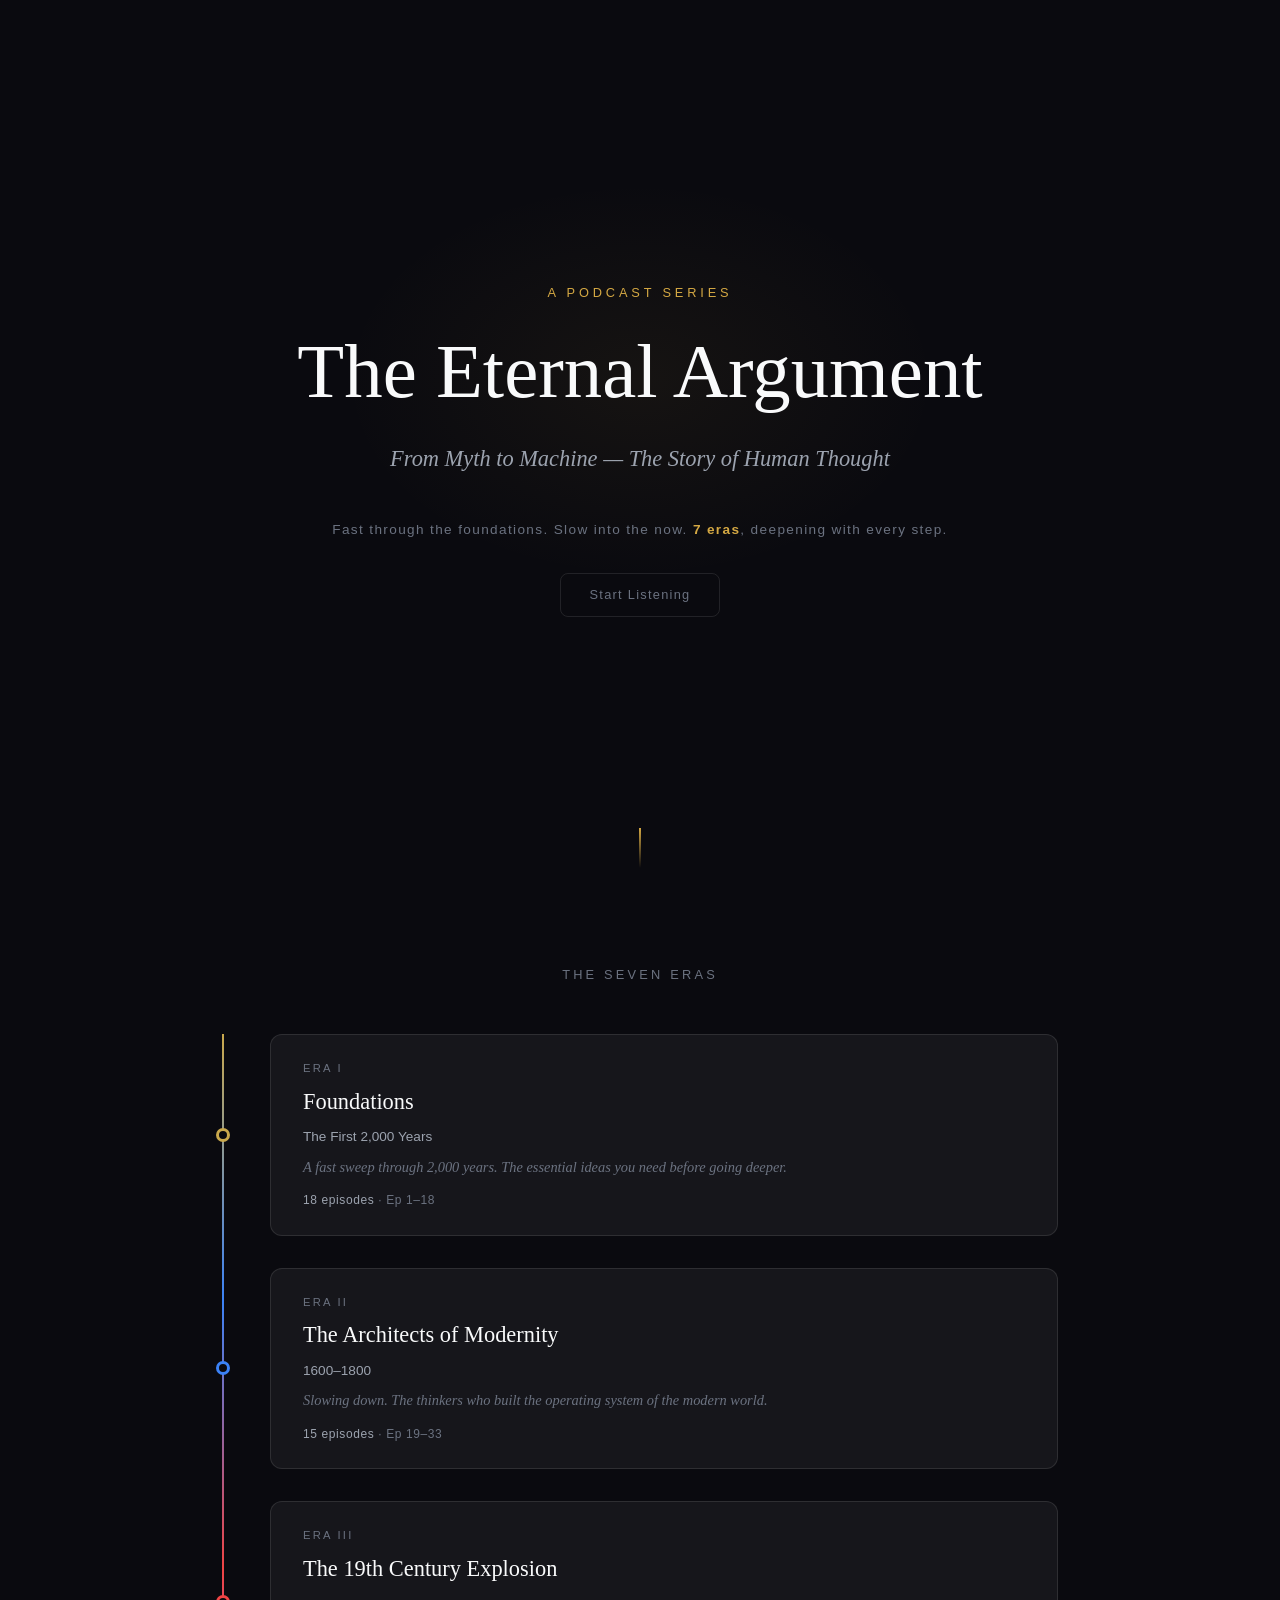
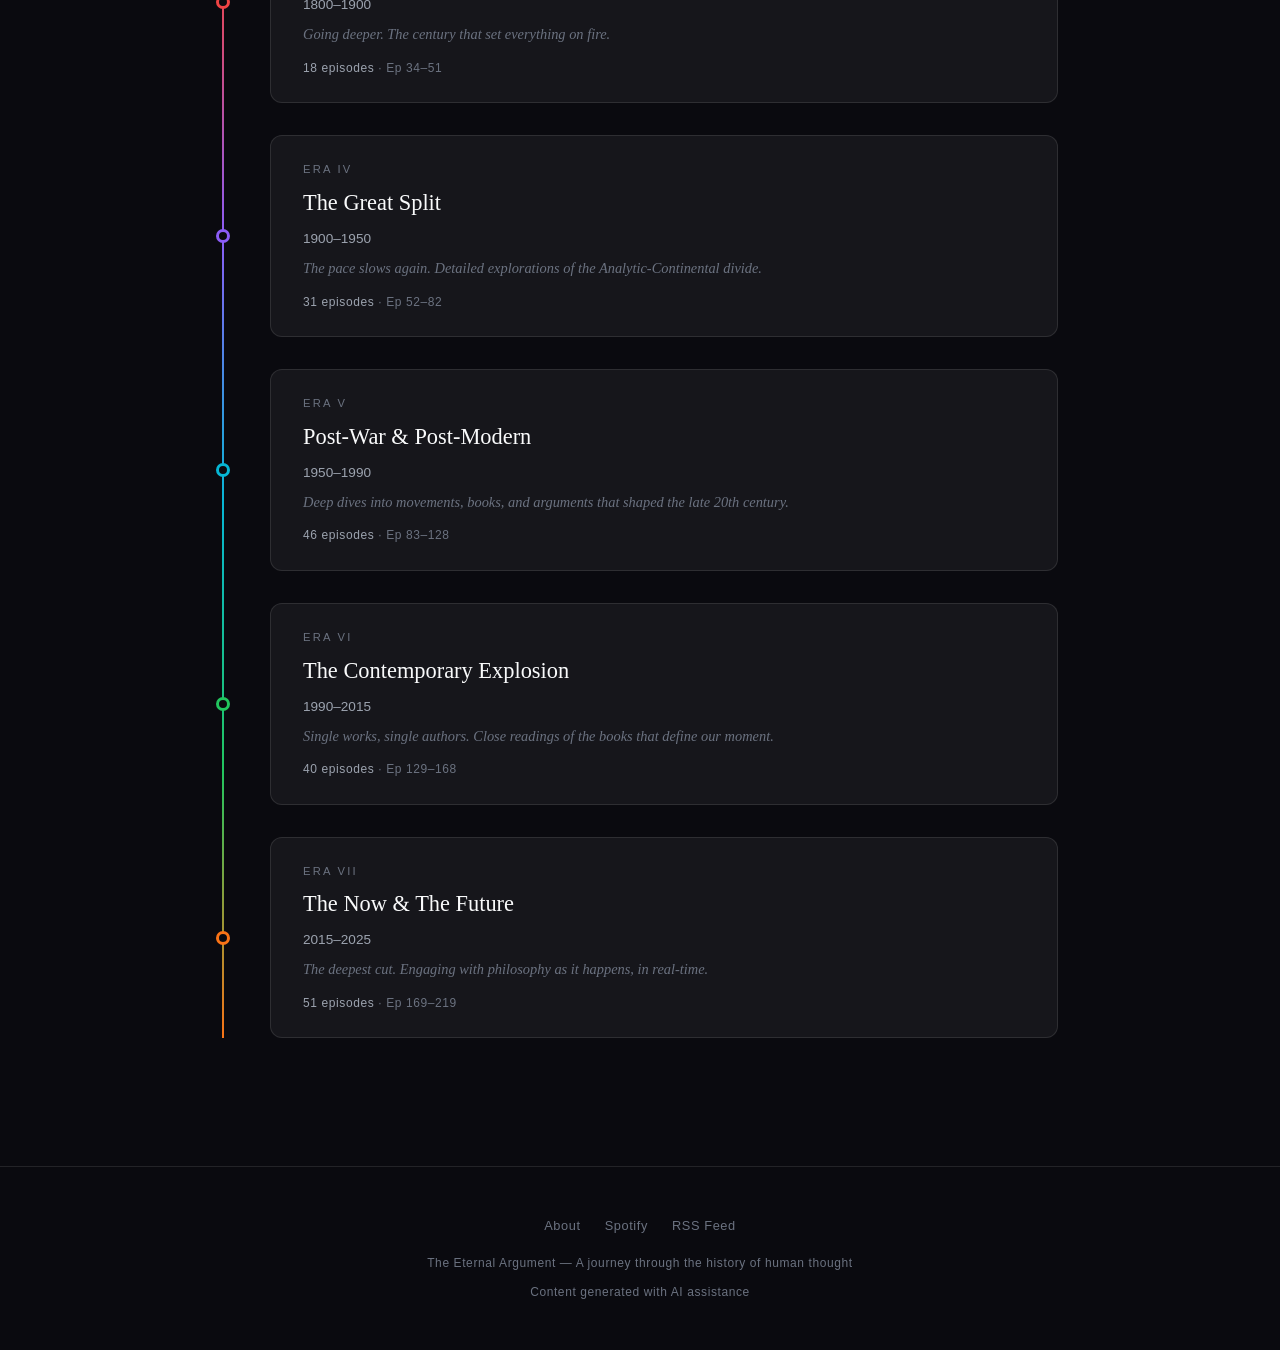
<file: index.html>
<!DOCTYPE html>
<html lang="en">
<head>
    <meta charset="UTF-8">
    <meta name="viewport" content="width=device-width, initial-scale=1.0">
    <title>The Eternal Argument</title>
    <meta name="description" content="A podcast journey through the history of human thought. From the Pre-Socratics to AI, across 7 eras of philosophy.">
    <meta property="og:title" content="The Eternal Argument">
    <meta property="og:description" content="From Myth to Machine — The Story of Human Thought. A podcast series spanning 7 eras of philosophical history.">
    <meta property="og:type" content="website">
    <meta property="og:url" content="https://theeternalargument.org">
    <meta name="twitter:card" content="summary">
    <meta name="twitter:title" content="The Eternal Argument">
    <meta name="twitter:description" content="From Myth to Machine — The Story of Human Thought. A podcast series spanning 7 eras of philosophical history.">
    <link rel="icon" href="assets/favicon.svg" type="image/svg+xml">
    <link rel="alternate" type="application/rss+xml" title="The Eternal Argument" href="feed.xml">
    <link rel="stylesheet" href="styles.css">
</head>
<body data-page="landing">

    <!-- Top Bar (appears on scroll) -->
    <nav class="top-bar">
        <a href="index.html" class="site-title">The Eternal Argument</a>
        <div class="search-container">
            <span class="search-icon">&#x1F50D;</span>
            <input type="text" class="search-input" placeholder="Search episodes...">
            <div class="search-results"></div>
        </div>
    </nav>

    <!-- Hero -->
    <section class="hero">
        <div class="hero-content">
            <div class="hero-label">A Podcast Series</div>
            <h1>The Eternal Argument</h1>
            <p class="tagline">From Myth to Machine &mdash; The Story of Human Thought</p>
            <p class="episode-count">Fast through the foundations. Slow into the now. <span>7 eras</span>, deepening with every step.</p>
            <a href="episode.html?ep=1" class="cta-button">Start Listening</a>
        </div>
        <div class="scroll-indicator"></div>
    </section>

    <!-- Era Timeline -->
    <section class="eras-section">
        <div class="section-heading">The Seven Eras</div>
        <div class="era-timeline" id="era-timeline">
            <!-- Rendered by script.js -->
        </div>
    </section>

    <footer class="site-footer">
        <div class="footer-links">
            <a href="about.html">About</a>
            <a href="https://open.spotify.com/show/3qQfOkDq8JKTqL4s1WO6hy" target="_blank" rel="noopener">Spotify</a>
            <a href="feed.xml">RSS Feed</a>
        </div>
        <div>The Eternal Argument &mdash; A journey through the history of human thought</div>
        <div>Content generated with AI assistance</div>
    </footer>

    <script src="script.js"></script>
</body>
</html>
</file>
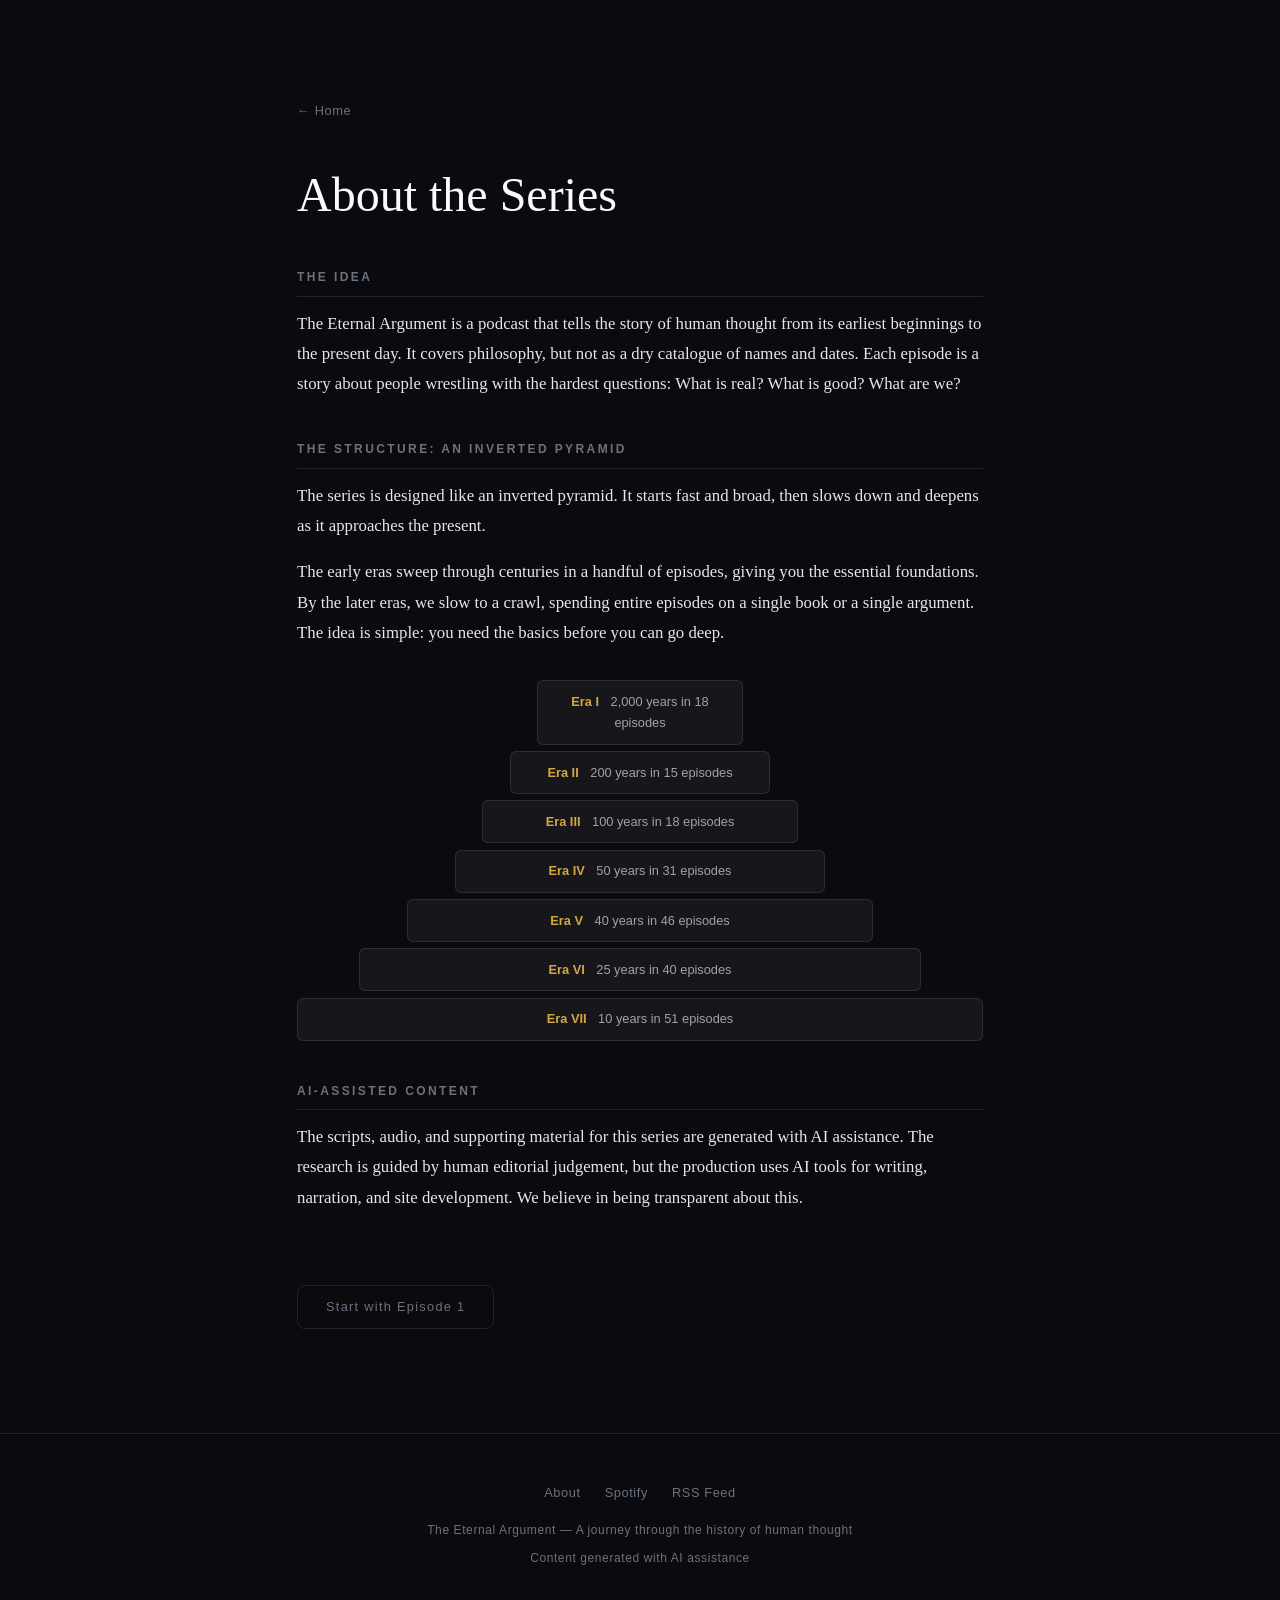
<file: about.html>
<!DOCTYPE html>
<html lang="en">
<head>
    <meta charset="UTF-8">
    <meta name="viewport" content="width=device-width, initial-scale=1.0">
    <title>About — The Eternal Argument</title>
    <meta name="description" content="About The Eternal Argument podcast — a journey through the history of human thought, structured as an inverted pyramid.">
    <meta property="og:title" content="About — The Eternal Argument">
    <meta property="og:description" content="About The Eternal Argument podcast — from myth to machine.">
    <meta property="og:type" content="website">
    <meta name="twitter:card" content="summary">
    <link rel="icon" href="assets/favicon.svg" type="image/svg+xml">
    <link rel="alternate" type="application/rss+xml" title="The Eternal Argument" href="feed.xml">
    <link rel="stylesheet" href="styles.css">
</head>
<body data-page="about">

    <!-- Top Bar -->
    <nav class="top-bar visible">
        <a href="index.html" class="site-title">The Eternal Argument</a>
        <div class="search-container">
            <span class="search-icon">&#x1F50D;</span>
            <input type="text" class="search-input" placeholder="Search episodes...">
            <div class="search-results"></div>
        </div>
    </nav>

    <div class="about-page">
        <header class="about-header">
            <a href="index.html" class="back-link">&larr; Home</a>
            <h1>About the Series</h1>
        </header>

        <main class="about-body">
            <section class="about-section">
                <h2>The Idea</h2>
                <p>The Eternal Argument is a podcast that tells the story of human thought from its earliest beginnings to the present day. It covers philosophy, but not as a dry catalogue of names and dates. Each episode is a story about people wrestling with the hardest questions: What is real? What is good? What are we?</p>
            </section>

            <section class="about-section">
                <h2>The Structure: An Inverted Pyramid</h2>
                <p>The series is designed like an inverted pyramid. It starts fast and broad, then slows down and deepens as it approaches the present.</p>
                <p>The early eras sweep through centuries in a handful of episodes, giving you the essential foundations. By the later eras, we slow to a crawl, spending entire episodes on a single book or a single argument. The idea is simple: you need the basics before you can go deep.</p>
                <div class="pyramid">
                    <div class="pyramid-row" style="--width: 30%"><span>Era I</span> 2,000 years in 18 episodes</div>
                    <div class="pyramid-row" style="--width: 38%"><span>Era II</span> 200 years in 15 episodes</div>
                    <div class="pyramid-row" style="--width: 46%"><span>Era III</span> 100 years in 18 episodes</div>
                    <div class="pyramid-row" style="--width: 54%"><span>Era IV</span> 50 years in 31 episodes</div>
                    <div class="pyramid-row" style="--width: 68%"><span>Era V</span> 40 years in 46 episodes</div>
                    <div class="pyramid-row" style="--width: 82%"><span>Era VI</span> 25 years in 40 episodes</div>
                    <div class="pyramid-row" style="--width: 100%"><span>Era VII</span> 10 years in 51 episodes</div>
                </div>
            </section>

            <section class="about-section">
                <h2>AI-Assisted Content</h2>
                <p>The scripts, audio, and supporting material for this series are generated with AI assistance. The research is guided by human editorial judgement, but the production uses AI tools for writing, narration, and site development. We believe in being transparent about this.</p>
            </section>

            <section class="about-section">
                <a href="episode.html?ep=1" class="cta-button">Start with Episode 1</a>
            </section>
        </main>
    </div>

    <footer class="site-footer">
        <div class="footer-links">
            <a href="about.html">About</a>
            <a href="https://open.spotify.com/show/3qQfOkDq8JKTqL4s1WO6hy" target="_blank" rel="noopener">Spotify</a>
            <a href="feed.xml">RSS Feed</a>
        </div>
        <div>The Eternal Argument &mdash; A journey through the history of human thought</div>
        <div>Content generated with AI assistance</div>
    </footer>

    <script src="script.js"></script>
</body>
</html>
</file>
<file: styles.css>
/* ============================================
   The Eternal Argument — Global Styles
   Dark/Cinematic Theme
   ============================================ */

/* --- Reset & Base --- */
*, *::before, *::after {
    margin: 0;
    padding: 0;
    box-sizing: border-box;
}

:root {
    --bg-deep: #0a0a0f;
    --bg-card: rgba(255, 255, 255, 0.05);
    --bg-card-hover: rgba(255, 255, 255, 0.08);
    --border-subtle: rgba(255, 255, 255, 0.1);
    --border-hover: rgba(255, 255, 255, 0.2);
    --text-primary: #f9fafb;
    --text-body: #e5e7eb;
    --text-muted: #9ca3af;
    --text-dim: #6b7280;
    --accent-gold: #d4a843;
    --era-1: #c9a84c;
    --era-2: #3b82f6;
    --era-3: #ef4444;
    --era-4: #8b5cf6;
    --era-5: #06b6d4;
    --era-6: #22c55e;
    --era-7: #f97316;
}

html {
    scroll-behavior: smooth;
}

body {
    font-family: 'Georgia', 'Times New Roman', serif;
    line-height: 1.7;
    color: var(--text-body);
    background: var(--bg-deep);
    min-height: 100vh;
}

a {
    color: var(--accent-gold);
    text-decoration: none;
    transition: color 0.3s ease;
}

a:hover {
    color: #e8c05a;
}

/* --- Progress Bar --- */
.progress-bar {
    position: fixed;
    top: 0;
    left: 0;
    width: 0%;
    height: 3px;
    background: linear-gradient(90deg, var(--accent-gold), #e8c05a);
    z-index: 1001;
    transition: width 0.15s ease;
}

/* --- Navigation / Search Bar --- */
.top-bar {
    position: fixed;
    top: 0;
    left: 0;
    right: 0;
    z-index: 100;
    padding: 1rem 2rem;
    display: flex;
    align-items: center;
    justify-content: space-between;
    background: rgba(10, 10, 15, 0.85);
    backdrop-filter: blur(20px);
    border-bottom: 1px solid var(--border-subtle);
    transform: translateY(-100%);
    transition: transform 0.3s ease;
}

.top-bar.visible {
    transform: translateY(0);
}

.top-bar .site-title {
    font-family: -apple-system, BlinkMacSystemFont, 'Segoe UI', sans-serif;
    font-size: 0.9rem;
    font-weight: 600;
    color: var(--accent-gold);
    letter-spacing: 0.05em;
    text-transform: uppercase;
}

.search-container {
    position: relative;
}

.search-input {
    padding: 0.5rem 1rem 0.5rem 2.5rem;
    border: 1px solid var(--border-subtle);
    border-radius: 8px;
    background: rgba(255, 255, 255, 0.05);
    color: var(--text-body);
    font-family: -apple-system, BlinkMacSystemFont, 'Segoe UI', sans-serif;
    font-size: 0.85rem;
    width: 250px;
    transition: all 0.3s ease;
    outline: none;
}

.search-input::placeholder {
    color: var(--text-dim);
}

.search-input:focus {
    border-color: var(--accent-gold);
    background: rgba(255, 255, 255, 0.08);
    width: 300px;
}

.search-icon {
    position: absolute;
    left: 0.75rem;
    top: 50%;
    transform: translateY(-50%);
    color: var(--text-dim);
    font-size: 0.85rem;
}

.search-results {
    position: absolute;
    top: calc(100% + 0.5rem);
    right: 0;
    width: 400px;
    max-height: 400px;
    overflow-y: auto;
    background: rgba(17, 24, 39, 0.98);
    border: 1px solid var(--border-subtle);
    border-radius: 12px;
    display: none;
    z-index: 200;
}

.search-results.active {
    display: block;
}

.search-result-item {
    padding: 0.75rem 1rem;
    border-bottom: 1px solid var(--border-subtle);
    cursor: pointer;
    transition: background 0.2s ease;
}

.search-result-item:last-child {
    border-bottom: none;
}

.search-result-item:hover {
    background: rgba(255, 255, 255, 0.05);
}

.search-result-item .ep-number {
    font-family: -apple-system, BlinkMacSystemFont, 'Segoe UI', sans-serif;
    font-size: 0.75rem;
    color: var(--text-dim);
    text-transform: uppercase;
    letter-spacing: 0.05em;
}

.search-result-item .ep-title {
    color: var(--text-primary);
    font-size: 0.9rem;
    margin-top: 0.15rem;
}

.search-result-item .ep-focus {
    color: var(--text-muted);
    font-size: 0.8rem;
    font-style: italic;
}

/* --- Hero Section (Landing Page) --- */
.hero {
    min-height: 100vh;
    display: flex;
    flex-direction: column;
    align-items: center;
    justify-content: center;
    text-align: center;
    padding: 2rem;
    position: relative;
    overflow: hidden;
}

.hero::before {
    content: '';
    position: absolute;
    top: 20%;
    left: 50%;
    transform: translateX(-50%);
    width: 600px;
    height: 400px;
    background: radial-gradient(ellipse at center, rgba(212, 168, 67, 0.06) 0%, transparent 70%);
    pointer-events: none;
}

.hero-content {
    position: relative;
    z-index: 1;
    max-width: 800px;
}

.hero-label {
    font-family: -apple-system, BlinkMacSystemFont, 'Segoe UI', sans-serif;
    font-size: 0.8rem;
    letter-spacing: 0.3em;
    text-transform: uppercase;
    color: var(--accent-gold);
    margin-bottom: 1.5rem;
    opacity: 0;
    animation: fadeIn 1s ease 0.3s forwards;
}

.hero h1 {
    font-size: clamp(2.5rem, 6vw, 5rem);
    font-weight: 400;
    color: var(--text-primary);
    line-height: 1.15;
    margin-bottom: 1.5rem;
    opacity: 0;
    animation: fadeIn 1s ease 0.6s forwards;
}

.hero .tagline {
    font-size: clamp(1rem, 2.5vw, 1.4rem);
    color: var(--text-muted);
    font-style: italic;
    margin-bottom: 2.5rem;
    opacity: 0;
    animation: fadeIn 1s ease 0.9s forwards;
}

.hero .episode-count {
    font-family: -apple-system, BlinkMacSystemFont, 'Segoe UI', sans-serif;
    font-size: 0.85rem;
    color: var(--text-dim);
    letter-spacing: 0.1em;
    opacity: 0;
    animation: fadeIn 1s ease 1.2s forwards;
}

.hero .episode-count span {
    color: var(--accent-gold);
    font-weight: 600;
}

.cta-button {
    display: inline-block;
    margin-top: 2rem;
    padding: 0.65rem 1.75rem;
    font-family: -apple-system, BlinkMacSystemFont, 'Segoe UI', sans-serif;
    font-size: 0.8rem;
    font-weight: 400;
    letter-spacing: 0.1em;
    color: var(--text-dim);
    background: transparent;
    border: 1px solid var(--border-subtle);
    border-radius: 8px;
    text-decoration: none;
    transition: all 0.3s ease;
    opacity: 0;
    animation: fadeIn 1s ease 1.2s forwards;
}

.cta-button:hover {
    color: var(--accent-gold);
    border-color: var(--accent-gold);
}

.scroll-indicator {
    position: absolute;
    bottom: 2rem;
    left: 50%;
    transform: translateX(-50%);
    opacity: 0;
    animation: fadeIn 1s ease 1.5s forwards, float 2s ease-in-out infinite 2s;
}

.scroll-indicator::after {
    content: '';
    display: block;
    width: 2px;
    height: 40px;
    background: linear-gradient(to bottom, var(--accent-gold), transparent);
    margin: 0 auto;
}

/* --- Era Timeline (Landing Page) --- */
.eras-section {
    max-width: 900px;
    margin: 0 auto;
    padding: 4rem 2rem 6rem;
}

.section-heading {
    font-family: -apple-system, BlinkMacSystemFont, 'Segoe UI', sans-serif;
    font-size: 0.8rem;
    letter-spacing: 0.25em;
    text-transform: uppercase;
    color: var(--text-dim);
    text-align: center;
    margin-bottom: 3rem;
}

.era-timeline {
    position: relative;
    padding-left: 3rem;
}

.era-timeline::before {
    content: '';
    position: absolute;
    left: 0;
    top: 0;
    bottom: 0;
    width: 2px;
    background: linear-gradient(
        to bottom,
        var(--era-1),
        var(--era-2),
        var(--era-3),
        var(--era-4),
        var(--era-5),
        var(--era-6),
        var(--era-7)
    );
}

.era-card {
    display: block;
    position: relative;
    margin-bottom: 2rem;
    padding: 1.5rem 2rem;
    background: var(--bg-card);
    border: 1px solid var(--border-subtle);
    border-radius: 12px;
    cursor: pointer;
    transition: all 0.3s ease;
    opacity: 0;
    transform: translateX(-20px);
    text-decoration: none;
}

.era-card.visible {
    opacity: 1;
    transform: translateX(0);
}

.era-card::before {
    content: '';
    position: absolute;
    left: -3rem;
    top: 50%;
    transform: translate(-50%, -50%);
    width: 14px;
    height: 14px;
    border-radius: 50%;
    border: 3px solid var(--border-subtle);
    background: var(--bg-deep);
    transition: all 0.3s ease;
    z-index: 1;
}

.era-card:hover {
    background: var(--bg-card-hover);
    border-color: var(--border-hover);
    transform: translateX(4px);
}

.era-card:hover::before {
    transform: translate(-50%, -50%) scale(1.3);
}

.era-card[data-era="1"]::before { border-color: var(--era-1); }
.era-card[data-era="1"]:hover { box-shadow: 0 0 30px rgba(201, 168, 76, 0.1); }
.era-card[data-era="2"]::before { border-color: var(--era-2); }
.era-card[data-era="2"]:hover { box-shadow: 0 0 30px rgba(59, 130, 246, 0.1); }
.era-card[data-era="3"]::before { border-color: var(--era-3); }
.era-card[data-era="3"]:hover { box-shadow: 0 0 30px rgba(239, 68, 68, 0.1); }
.era-card[data-era="4"]::before { border-color: var(--era-4); }
.era-card[data-era="4"]:hover { box-shadow: 0 0 30px rgba(139, 92, 246, 0.1); }
.era-card[data-era="5"]::before { border-color: var(--era-5); }
.era-card[data-era="5"]:hover { box-shadow: 0 0 30px rgba(6, 182, 212, 0.1); }
.era-card[data-era="6"]::before { border-color: var(--era-6); }
.era-card[data-era="6"]:hover { box-shadow: 0 0 30px rgba(34, 197, 94, 0.1); }
.era-card[data-era="7"]::before { border-color: var(--era-7); }
.era-card[data-era="7"]:hover { box-shadow: 0 0 30px rgba(249, 115, 22, 0.1); }

.era-card .era-number {
    font-family: -apple-system, BlinkMacSystemFont, 'Segoe UI', sans-serif;
    font-size: 0.7rem;
    letter-spacing: 0.2em;
    text-transform: uppercase;
    color: var(--text-dim);
    margin-bottom: 0.3rem;
}

.era-card .era-title {
    font-size: 1.4rem;
    color: var(--text-primary);
    font-weight: 400;
    margin-bottom: 0.3rem;
}

.era-card .era-subtitle {
    font-family: -apple-system, BlinkMacSystemFont, 'Segoe UI', sans-serif;
    font-size: 0.85rem;
    color: var(--text-muted);
    margin-bottom: 0.5rem;
}

.era-card .era-desc {
    font-size: 0.9rem;
    color: var(--text-dim);
    font-style: italic;
    margin-bottom: 0.75rem;
    line-height: 1.5;
}

.era-card .era-meta {
    font-family: -apple-system, BlinkMacSystemFont, 'Segoe UI', sans-serif;
    font-size: 0.75rem;
    color: var(--text-dim);
    letter-spacing: 0.05em;
}

.era-card .era-meta span {
    color: var(--text-muted);
}

/* --- Era Page Header --- */
.era-header {
    padding: 6rem 2rem 3rem;
    text-align: center;
    position: relative;
}

.era-header::after {
    content: '';
    position: absolute;
    bottom: 0;
    left: 50%;
    transform: translateX(-50%);
    width: 60px;
    height: 2px;
    background: var(--accent-gold);
}

.era-header .back-link {
    font-family: -apple-system, BlinkMacSystemFont, 'Segoe UI', sans-serif;
    font-size: 0.8rem;
    color: var(--text-dim);
    letter-spacing: 0.05em;
    display: inline-block;
    margin-bottom: 2rem;
    transition: color 0.3s ease;
}

.era-header .back-link:hover {
    color: var(--accent-gold);
}

.era-header .era-number-large {
    font-family: -apple-system, BlinkMacSystemFont, 'Segoe UI', sans-serif;
    font-size: 0.8rem;
    letter-spacing: 0.3em;
    text-transform: uppercase;
    color: var(--text-dim);
    margin-bottom: 0.75rem;
}

.era-header h1 {
    font-size: clamp(2rem, 5vw, 3.5rem);
    font-weight: 400;
    color: var(--text-primary);
    margin-bottom: 0.5rem;
}

.era-header .era-period {
    font-size: 1.1rem;
    color: var(--text-muted);
    font-style: italic;
    margin-bottom: 1rem;
}

.era-header .era-description {
    font-size: 1rem;
    color: var(--text-dim);
    max-width: 600px;
    margin: 0 auto;
    line-height: 1.6;
}

/* --- Section Groups (Era Page) --- */
.sections-container {
    max-width: 900px;
    margin: 0 auto;
    padding: 3rem 2rem 4rem;
}

.section-group {
    margin-bottom: 3rem;
}

.section-group-header {
    margin-bottom: 1.5rem;
    padding-bottom: 0.75rem;
    border-bottom: 1px solid var(--border-subtle);
}

.section-group-header h2 {
    font-size: 1.3rem;
    font-weight: 400;
    color: var(--text-primary);
}

.section-group-header .section-subtitle {
    font-family: -apple-system, BlinkMacSystemFont, 'Segoe UI', sans-serif;
    font-size: 0.8rem;
    color: var(--text-dim);
    font-style: italic;
    margin-top: 0.25rem;
}

/* --- Episode Cards (Era Page) --- */
.episode-list {
    display: flex;
    flex-direction: column;
    gap: 0.75rem;
}

.episode-card {
    display: flex;
    align-items: flex-start;
    gap: 1.25rem;
    padding: 1.25rem 1.5rem;
    background: var(--bg-card);
    border: 1px solid var(--border-subtle);
    border-radius: 10px;
    cursor: pointer;
    transition: all 0.3s ease;
}

.episode-card:hover {
    background: var(--bg-card-hover);
    border-color: var(--border-hover);
    transform: translateX(4px);
}

.episode-card .ep-num {
    font-family: -apple-system, BlinkMacSystemFont, 'Segoe UI', sans-serif;
    font-size: 0.75rem;
    color: var(--text-dim);
    min-width: 2.5rem;
    padding-top: 0.2rem;
    letter-spacing: 0.05em;
}

.episode-card .ep-info {
    flex: 1;
}

.episode-card .ep-title {
    font-size: 1.05rem;
    color: var(--text-primary);
    margin-bottom: 0.2rem;
    line-height: 1.4;
}

.episode-card .ep-focus {
    font-family: -apple-system, BlinkMacSystemFont, 'Segoe UI', sans-serif;
    font-size: 0.8rem;
    color: var(--text-muted);
    font-style: italic;
}

.episode-card .ep-concept {
    font-family: -apple-system, BlinkMacSystemFont, 'Segoe UI', sans-serif;
    font-size: 0.75rem;
    color: var(--text-dim);
    margin-top: 0.4rem;
    line-height: 1.4;
}

.episode-card .ep-badge {
    font-size: 0.6rem;
    color: var(--accent-gold);
    padding-top: 0.3rem;
    opacity: 0.7;
}

.episode-card .ep-soon {
    font-family: -apple-system, BlinkMacSystemFont, 'Segoe UI', sans-serif;
    font-size: 0.6rem;
    letter-spacing: 0.05em;
    text-transform: uppercase;
    color: var(--text-dim);
    padding-top: 0.3rem;
    opacity: 0.5;
}

.episode-card .ep-arrow {
    color: var(--text-dim);
    font-size: 1rem;
    padding-top: 0.2rem;
    transition: transform 0.3s ease, color 0.3s ease;
}

.episode-card:hover .ep-arrow {
    transform: translateX(4px);
    color: var(--accent-gold);
}

/* --- Episode Page --- */
.episode-header {
    padding: 6rem 2rem 3rem;
    max-width: 750px;
    margin: 0 auto;
}

.episode-header .breadcrumb {
    font-family: -apple-system, BlinkMacSystemFont, 'Segoe UI', sans-serif;
    font-size: 0.8rem;
    color: var(--text-dim);
    margin-bottom: 2rem;
    display: flex;
    align-items: center;
    gap: 0.5rem;
    flex-wrap: wrap;
}

.episode-header .breadcrumb a {
    color: var(--text-dim);
}

.episode-header .breadcrumb a:hover {
    color: var(--accent-gold);
}

.episode-header .breadcrumb .separator {
    color: var(--text-dim);
    opacity: 0.5;
}

.title-nav-row {
    display: flex;
    align-items: center;
    max-width: 100vw;
    margin: 0 -2rem;
    padding: 0 2rem;
}

.title-nav-row h1 {
    flex: 1;
    text-align: center;
}

.title-nav-link {
    flex-shrink: 0;
    font-size: 2rem;
    color: var(--text-dim);
    text-decoration: none;
    padding: 0.25rem 0.75rem;
    opacity: 0.4;
    transition: all 0.3s ease;
}

.title-nav-link:hover {
    opacity: 1;
    color: var(--accent-gold);
}

.episode-header .ep-label {
    font-family: -apple-system, BlinkMacSystemFont, 'Segoe UI', sans-serif;
    font-size: 0.8rem;
    letter-spacing: 0.2em;
    text-transform: uppercase;
    color: var(--text-dim);
    margin-bottom: 0.75rem;
    text-align: center;
}

.episode-header h1 {
    font-size: clamp(1.8rem, 4vw, 2.8rem);
    font-weight: 400;
    color: var(--text-primary);
    line-height: 1.25;
    margin-bottom: 0.75rem;
}

.episode-header .ep-focus-line {
    font-size: 1.15rem;
    color: var(--text-muted);
    font-style: italic;
    text-align: center;
}

/* --- Episode Body --- */
.episode-body {
    max-width: 750px;
    margin: 0 auto;
    padding: 2rem 2rem 4rem;
}

.episode-section {
    margin-bottom: 2.5rem;
}

.episode-section h2 {
    font-family: -apple-system, BlinkMacSystemFont, 'Segoe UI', sans-serif;
    font-size: 0.75rem;
    letter-spacing: 0.2em;
    text-transform: uppercase;
    color: var(--text-dim);
    margin-bottom: 0.75rem;
    padding-bottom: 0.5rem;
    border-bottom: 1px solid var(--border-subtle);
}

.episode-section p {
    font-size: 1.05rem;
    line-height: 1.8;
    color: var(--text-body);
}

.highlight-box {
    padding: 1.5rem;
    background: var(--bg-card);
    border-left: 3px solid var(--accent-gold);
    border-radius: 0 10px 10px 0;
    margin-top: 0.5rem;
}

.highlight-box .label {
    font-family: -apple-system, BlinkMacSystemFont, 'Segoe UI', sans-serif;
    font-size: 0.7rem;
    letter-spacing: 0.15em;
    text-transform: uppercase;
    color: var(--accent-gold);
    margin-bottom: 0.4rem;
}

.highlight-box .value {
    font-size: 1.1rem;
    color: var(--text-primary);
    line-height: 1.6;
}

/* --- Transcript --- */
.transcript-toggle {
    display: flex;
    align-items: center;
    justify-content: space-between;
    width: 100%;
    background: none;
    border: none;
    border-bottom: 1px solid var(--border-subtle);
    padding: 0 0 0.5rem;
    margin-bottom: 1.5rem;
    cursor: pointer;
    transition: all 0.3s ease;
}

.transcript-toggle h2 {
    font-family: -apple-system, BlinkMacSystemFont, 'Segoe UI', sans-serif;
    font-size: 0.75rem;
    letter-spacing: 0.2em;
    text-transform: uppercase;
    color: var(--text-dim);
    margin: 0;
    border: none;
    padding: 0;
}

.transcript-toggle:hover h2 {
    color: var(--text-muted);
}

.toggle-icon {
    font-size: 1.2rem;
    color: var(--text-dim);
    transition: transform 0.3s ease;
}

.transcript-toggle[aria-expanded="true"] .toggle-icon {
    transform: rotate(90deg);
}

.transcript-content.collapsed {
    display: none;
}

.transcript-content {
    font-size: 1rem;
    line-height: 1.9;
    color: var(--text-body);
}

.transcript-content h1,
.transcript-content h2,
.transcript-content h3 {
    color: var(--text-primary);
    margin-top: 2rem;
    margin-bottom: 0.75rem;
    font-weight: 400;
}

.transcript-content h1 { font-size: 1.4rem; }
.transcript-content h2 { font-size: 1.2rem; }
.transcript-content h3 { font-size: 1.05rem; }

.transcript-content p {
    margin-bottom: 1rem;
}

.transcript-content blockquote {
    border-left: 3px solid var(--accent-gold);
    padding-left: 1.25rem;
    margin: 1.5rem 0;
    color: var(--text-muted);
    font-style: italic;
}

.transcript-content strong {
    color: var(--text-primary);
}

/* --- Audio Player --- */
.audio-section {
    margin: 2rem 0 3rem;
    padding: 2rem;
    background: var(--bg-card);
    border: 1px solid var(--border-subtle);
    border-radius: 12px;
    text-align: center;
}

.audio-section h2 {
    font-family: -apple-system, BlinkMacSystemFont, 'Segoe UI', sans-serif;
    font-size: 0.75rem;
    letter-spacing: 0.2em;
    text-transform: uppercase;
    color: var(--text-dim);
    margin-bottom: 1rem;
    border: none;
    padding: 0;
}

.audio-section audio {
    width: 100%;
    max-width: 500px;
    border-radius: 8px;
}

.audio-coming-soon {
    font-family: -apple-system, BlinkMacSystemFont, 'Segoe UI', sans-serif;
    font-size: 0.9rem;
    color: var(--text-dim);
    font-style: italic;
}

/* --- Navigation (Prev/Next) --- */
.nav-footer {
    max-width: 750px;
    margin: 0 auto;
    padding: 2rem;
    display: flex;
    justify-content: space-between;
    align-items: center;
    gap: 1rem;
    border-top: 1px solid var(--border-subtle);
}

.nav-btn {
    display: flex;
    flex-direction: column;
    gap: 0.2rem;
    padding: 0.5rem 0;
    color: var(--text-body);
    text-decoration: none;
    transition: color 0.3s ease;
    max-width: 45%;
}

.nav-btn:hover {
    color: var(--accent-gold);
}

.nav-btn.next {
    text-align: right;
    margin-left: auto;
}

.nav-btn .nav-label {
    font-family: -apple-system, BlinkMacSystemFont, 'Segoe UI', sans-serif;
    font-size: 0.7rem;
    letter-spacing: 0.1em;
    text-transform: uppercase;
    color: var(--text-dim);
}

.nav-btn .nav-title {
    font-size: 0.9rem;
    color: var(--text-muted);
    line-height: 1.3;
}

.nav-btn:hover .nav-title {
    color: var(--text-primary);
}

/* --- Era Navigation (Prev/Next) --- */
.era-nav-footer {
    max-width: 900px;
    margin: 0 auto;
    padding: 2rem;
    display: flex;
    justify-content: space-between;
    align-items: center;
    gap: 1rem;
    border-top: 1px solid var(--border-subtle);
}

/* --- Footer --- */
.site-footer {
    text-align: center;
    padding: 3rem 2rem;
    font-family: -apple-system, BlinkMacSystemFont, 'Segoe UI', sans-serif;
    font-size: 0.75rem;
    color: var(--text-dim);
    letter-spacing: 0.05em;
    display: flex;
    flex-direction: column;
    gap: 0.5rem;
    border-top: 1px solid var(--border-subtle);
}

.footer-links {
    display: flex;
    justify-content: center;
    gap: 1.5rem;
    margin-bottom: 0.5rem;
}

.footer-links a {
    color: var(--text-dim);
    font-size: 0.8rem;
    transition: color 0.3s ease;
}

.footer-links a:hover {
    color: var(--accent-gold);
}

/* --- About Page --- */
.about-page {
    max-width: 750px;
    margin: 0 auto;
    padding: 0 2rem;
}

.about-header {
    padding: 6rem 0 2rem;
}

.about-header .back-link {
    font-family: -apple-system, BlinkMacSystemFont, 'Segoe UI', sans-serif;
    font-size: 0.8rem;
    color: var(--text-dim);
    letter-spacing: 0.05em;
    display: inline-block;
    margin-bottom: 2rem;
    transition: color 0.3s ease;
}

.about-header .back-link:hover {
    color: var(--accent-gold);
}

.about-header h1 {
    font-size: clamp(2rem, 5vw, 3rem);
    font-weight: 400;
    color: var(--text-primary);
}

.about-body {
    padding-bottom: 4rem;
}

.about-section {
    margin-bottom: 2.5rem;
}

.about-section h2 {
    font-family: -apple-system, BlinkMacSystemFont, 'Segoe UI', sans-serif;
    font-size: 0.75rem;
    letter-spacing: 0.2em;
    text-transform: uppercase;
    color: var(--text-dim);
    margin-bottom: 0.75rem;
    padding-bottom: 0.5rem;
    border-bottom: 1px solid var(--border-subtle);
}

.about-section p {
    font-size: 1.05rem;
    line-height: 1.8;
    color: var(--text-body);
    margin-bottom: 1rem;
}

.pyramid {
    margin: 2rem auto;
    display: flex;
    flex-direction: column;
    align-items: center;
    gap: 0.4rem;
}

.pyramid-row {
    width: var(--width, 50%);
    padding: 0.6rem 1.25rem;
    background: var(--bg-card);
    border: 1px solid var(--border-subtle);
    border-radius: 6px;
    font-family: -apple-system, BlinkMacSystemFont, 'Segoe UI', sans-serif;
    font-size: 0.8rem;
    color: var(--text-muted);
    text-align: center;
    transition: all 0.3s ease;
}

.pyramid-row span {
    color: var(--accent-gold);
    font-weight: 600;
    margin-right: 0.5rem;
}

.pyramid-row:hover {
    background: var(--bg-card-hover);
    border-color: var(--border-hover);
}

.about-section .cta-button {
    animation: none;
    opacity: 1;
}

/* --- Animations --- */
@keyframes fadeIn {
    from { opacity: 0; }
    to { opacity: 1; }
}

@keyframes float {
    0%, 100% { transform: translateX(-50%) translateY(0); }
    50% { transform: translateX(-50%) translateY(-10px); }
}

.fade-in {
    opacity: 0;
    transform: translateY(20px);
    transition: opacity 0.6s ease, transform 0.6s ease;
}

.fade-in.visible {
    opacity: 1;
    transform: translateY(0);
}

/* --- Loading State --- */
.loading {
    display: flex;
    align-items: center;
    justify-content: center;
    min-height: 50vh;
    color: var(--text-dim);
    font-style: italic;
}

/* --- Error State --- */
.error-state {
    display: flex;
    flex-direction: column;
    align-items: center;
    justify-content: center;
    min-height: 50vh;
    text-align: center;
    padding: 2rem;
}

.error-state h1 {
    font-size: 2rem;
    color: var(--text-primary);
    margin-bottom: 1rem;
}

.error-state p {
    color: var(--text-muted);
    margin-bottom: 2rem;
}

/* --- Responsive --- */
@media (max-width: 768px) {
    .about-page {
        padding: 0 1.5rem;
    }

    .about-header {
        padding: 5rem 0 1.5rem;
    }

    .pyramid-row {
        width: calc(var(--width, 50%) + 20%) !important;
        max-width: 100%;
        font-size: 0.7rem;
        padding: 0.5rem 0.75rem;
    }

    .top-bar {
        padding: 0.75rem 1rem;
    }

    .search-input {
        width: 180px;
    }

    .search-input:focus {
        width: 200px;
    }

    .search-results {
        width: calc(100vw - 2rem);
        right: -0.5rem;
    }

    .hero {
        padding: 2rem 1.5rem;
    }

    .eras-section {
        padding: 3rem 1.5rem 4rem;
    }

    .era-timeline {
        padding-left: 2.5rem;
    }

    .era-card::before {
        left: -2.5rem;
    }

    .era-card {
        padding: 1.25rem 1.25rem;
    }

    .era-header {
        padding: 5rem 1.5rem 2.5rem;
    }

    .sections-container {
        padding: 2rem 1.5rem 3rem;
    }

    .episode-card {
        padding: 1rem 1.25rem;
    }

    .episode-header {
        padding: 5rem 1.5rem 2rem;
    }

    .episode-body {
        padding: 1.5rem 1.5rem 3rem;
    }

    .nav-footer,
    .era-nav-footer {
        padding: 2rem 1.5rem;
        flex-direction: column;
    }

    .nav-btn {
        max-width: 100%;
        width: 100%;
    }

    .nav-btn.next {
        text-align: left;
    }
}

@media (max-width: 480px) {
    .era-card .era-title {
        font-size: 1.2rem;
    }

    .episode-card {
        gap: 0.75rem;
    }

    .episode-card .ep-num {
        min-width: 2rem;
    }
}
</file>
